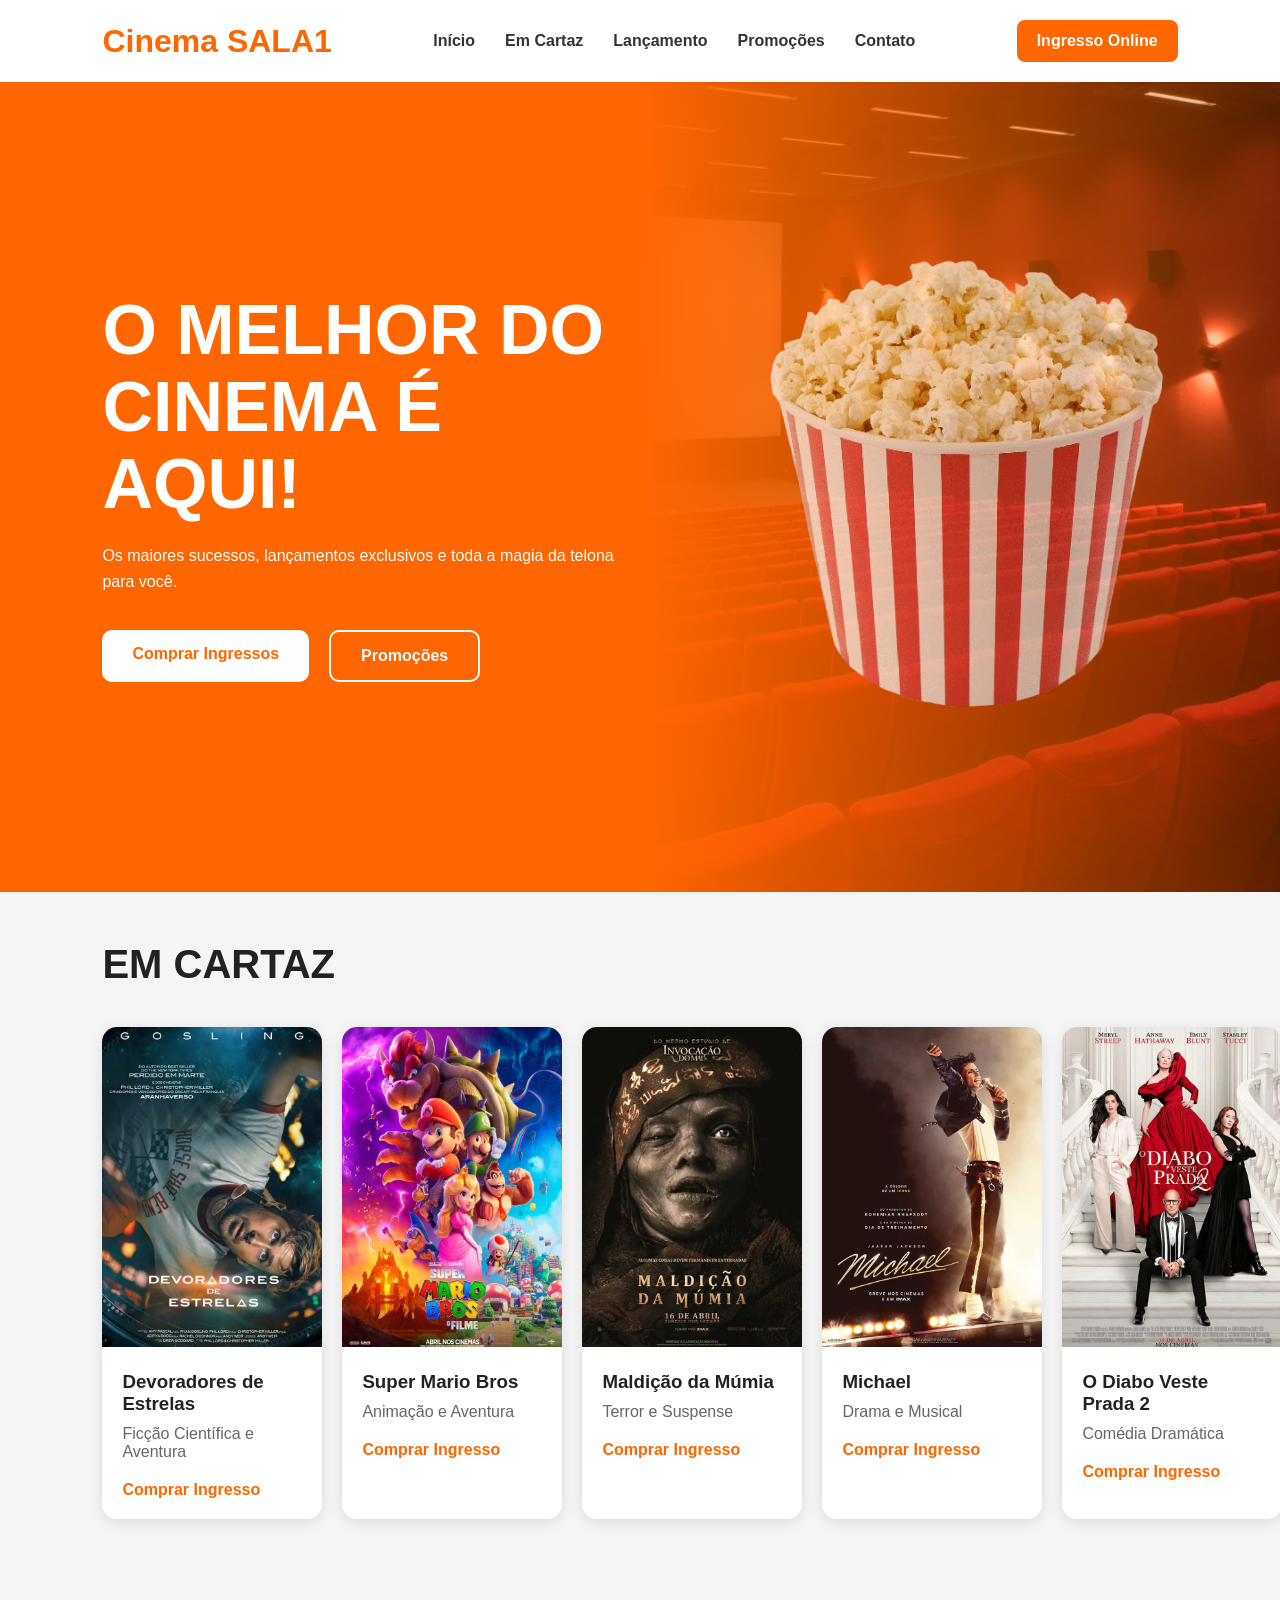
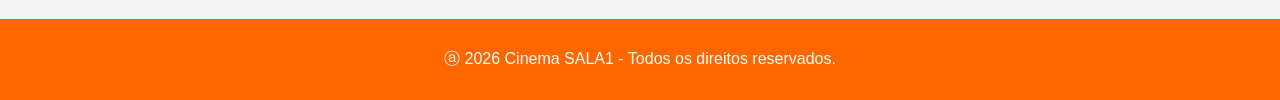
<file: index.html>
<!DOCTYPE html>
<html lang="pt-br">

<head>
    <meta charset="UTF-8">
    <meta name="Home" content="width=device-width, initial-scale=1.0">
    <title>Cinema SALA1 - Home</title>
    <link rel="stylesheet" href="prova.css">
</head>

<body>
    <header>
        <div class="logo">Cinema SALA1</div>
        <nav>
            <ul>
                <li><a href="#">Início</a></li>
                <li><a href="#">Em Cartaz</a></li>
                <li><a href="#">Lançamento</a></li>
                <li><a href="paginapromoçoes.html" target="janela-promo">Promoções</a></li>
                <li><a href="#">Contato</a></li>
            </ul>
        </nav>
        <a href="#" class="btn-menu">Ingresso Online</a>
    </header>

    <sessão class="banner">
        <div class="banner-text">
            <h1> O MELHOR DO CINEMA É AQUI!</h1>
            <p>Os maiores sucessos, lançamentos exclusivos e toda a magia da telona para você.</p>
            <div class="botoes">
                <a href="#" class="botao primario">Comprar Ingressos</a>
                <a href="paginapromoçoes.html" target="janela-promo" class="botao secundario">Promoções</a>
            </div>
        </div>

        <div class="banner-img">
            <img src="images/popcorn.png" alt="popcorn">
        </div>
    </sessão>

    <sessão class="filmes">
        <h2> EM CARTAZ </h2>
        <div class="cartoes">
            <div class="cartao">
                <img src="images/banners/devoradores-de-estrelas.webp">

                <div class="cartao-cont">
                    <h3> Devoradores de Estrelas </h3>
                    <p> Ficção Científica e Aventura </p>
                    <a href="#">Comprar Ingresso</a>
                </div>
            </div>

            <div class="cartao">
                <img src="images/banners/super-mario-bros.jpg">
                <div class="cartao-cont">
                    <h3> Super Mario Bros </h3>
                    <p> Animação e Aventura </p>
                    <a href="#">Comprar Ingresso</a>
                </div>
            </div>

            <div class="cartao">
                <img src="images/banners/mumia.webp">
                <div class="cartao-cont">
                    <h3> Maldição da Múmia </h3>
                    <p> Terror e Suspense </p>
                    <a href="#">Comprar Ingresso</a>
                </div>
            </div>

            <div class="cartao">
                <img src="images/banners/michael.webp">
                <div class="cartao-cont">
                    <h3> Michael </h3>
                    <p> Drama e Musical </p>
                    <a href="#">Comprar Ingresso</a>
                </div>
            </div>

            <div class="cartao">
                <img src="images/banners/o-diabo-veste-prada-2.webp">
                <div class="cartao-cont">
                    <h3> O Diabo Veste Prada 2 </h3>
                    <p> Comédia Dramática </p>
                    <a href="#">Comprar Ingresso</a>
                </div>
            </div>
        </div>
    </sessão>

    <footer>
        <p>ⓐ 2026 Cinema SALA1 - Todos os direitos reservados.</p>
    </footer>


</body>

</html>
</file>
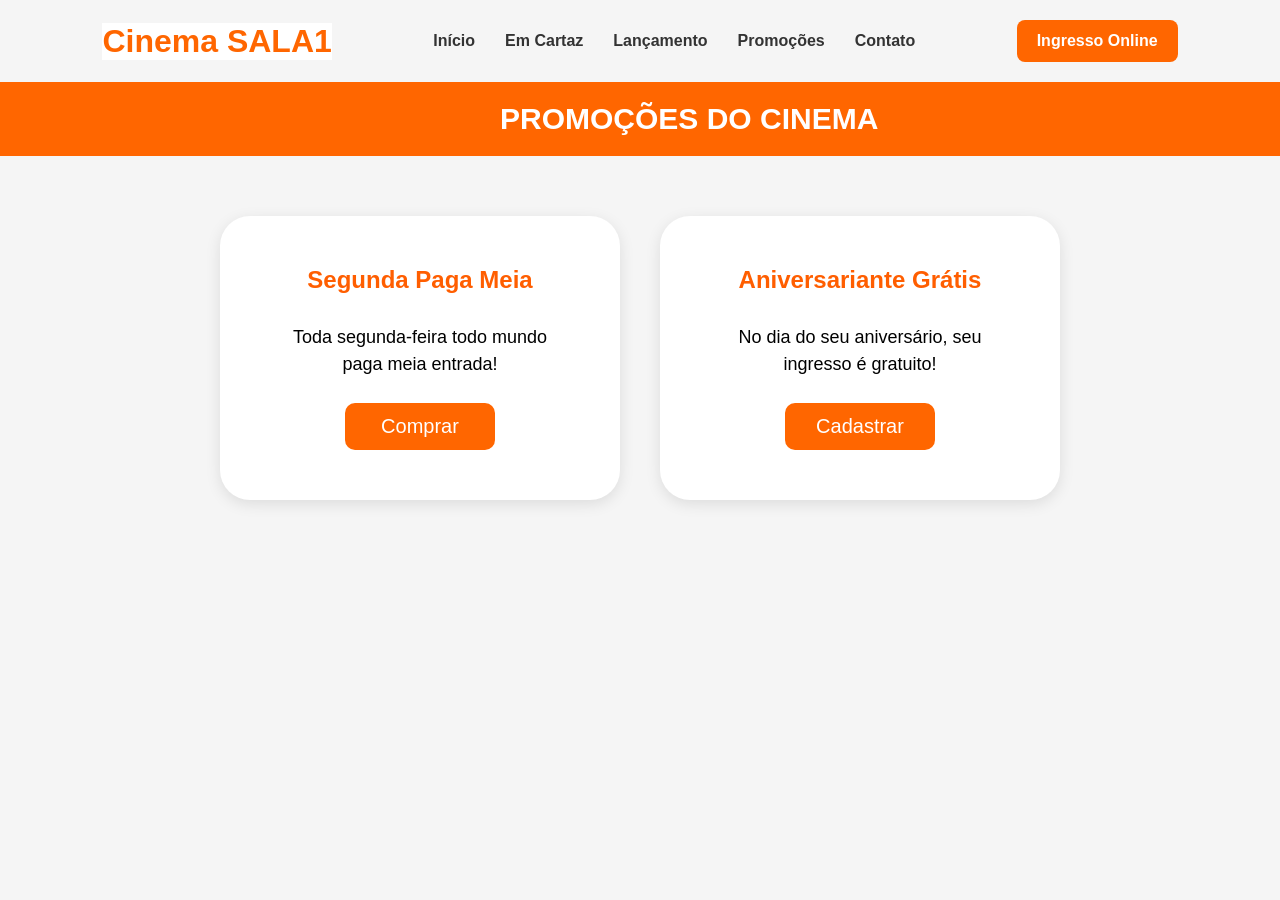
<file: paginapromoçoes.html>
<!DOCTYPE html>
<html lang="pt-br">
<head>
    <meta charset="UTF-8">
    <meta name="viewport" content="width=device-width, initial-scale=1.0">
    <title>Promoções do Cinema</title>
    <link rel="stylesheet" href="paginapromoçoes.css">
</head>
<body>
    <header> 
        <div class="logo">Cinema SALA1</div>
        <nav>
            <ul>
                <li><a href="index.html" target="janela-inicio">Início</a></li>
                <li><a href="#">Em Cartaz</a></li>
                <li><a href="#">Lançamento</a></li>
                <li><a href="paginapromoçoes.html" target="janela-promo">Promoções</a></li>
                <li><a href="#">Contato</a></li>
            </ul>
        </nav>
        <a href="#" class="btn-menu">Ingresso Online</a>
        
    </header>

    <div class="titulo">PROMOÇÕES DO CINEMA</div>
    
    <div class="container">
        <div class="card">
            <h2>Segunda Paga Meia</h2>
            <p>Toda segunda-feira todo mundo paga meia entrada!</p>
            <button>Comprar</button>
        </div>

        <div class="card">
            <h2>Aniversariante Grátis</h2>
            <p>No dia do seu aniversário, seu ingresso é gratuito!</p>
            <button onclick="openForm()">Cadastrar</button>
        </div>


        <div id="form">
            <div class="card">
                <span class="close">&times;</span>
                <h2>Cadastro do Aniversariante</h2>
                <input type="text" placeholder="Seu Nome">
                <input type="number" id="CPF" placeholder="Seu CPF" maxlength="14">
                <input type="date" placeholder="Data de Nascimento">
                <button>Enviar</button>
            </div>
        </div>
    </div>

    <script src="promoçoes.js"></script>
</body>
</html>
</file>
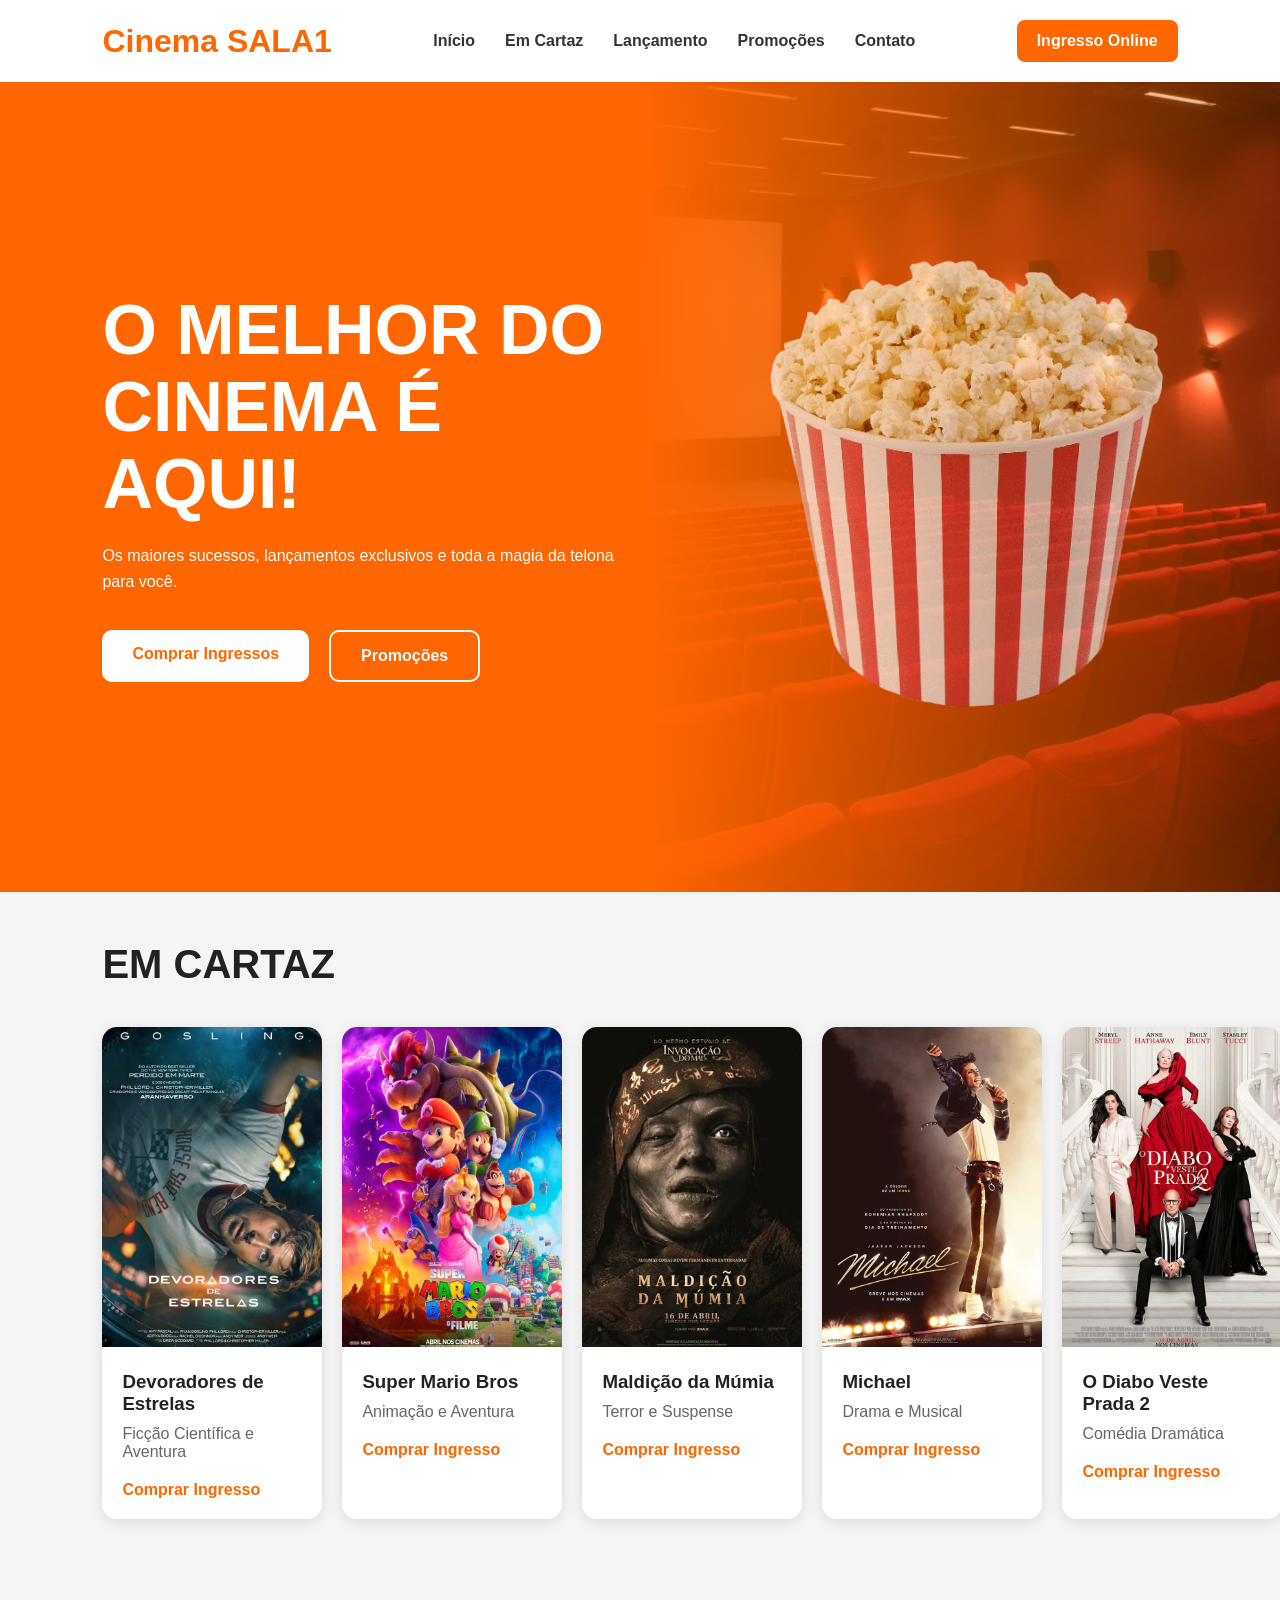
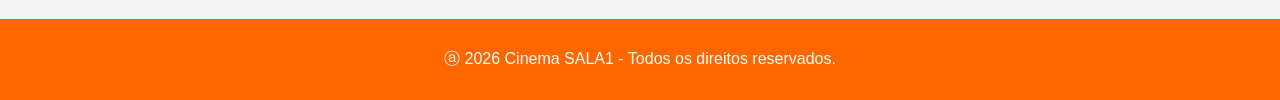
<file: prova.html>
<!DOCTYPE html>
<html lang="pt-br">

<head>
    <meta charset="UTF-8">
    <meta name="Home" content="width=device-width, initial-scale=1.0">
    <title>Cinema SALA1 - Home</title>
    <link rel="stylesheet" href="prova.css">
</head>

<body>
    <header>
        <div class="logo">Cinema SALA1</div>
        <nav>
            <ul>
                <li><a href="#">Início</a></li>
                <li><a href="#">Em Cartaz</a></li>
                <li><a href="#">Lançamento</a></li>
                <li><a href="paginapromoçoes.html" target="janela-promo">Promoções</a></li>
                <li><a href="#">Contato</a></li>
            </ul>
        </nav>
        <a href="#" class="btn-menu">Ingresso Online</a>
    </header>

    <sessão class="banner">
        <div class="banner-text">
            <h1> O MELHOR DO CINEMA É AQUI!</h1>
            <p>Os maiores sucessos, lançamentos exclusivos e toda a magia da telona para você.</p>
            <div class="botoes">
                <a href="#" class="botao primario">Comprar Ingressos</a>
                <a href="paginapromoçoes.html" target="janela-promo" class="botao secundario">Promoções</a>
            </div>
        </div>

        <div class="banner-img">
            <img src="images/popcorn.png" alt="popcorn">
        </div>
    </sessão>

    <sessão class="filmes">
        <h2> EM CARTAZ </h2>
        <div class="cartoes">
            <div class="cartao">
                <img src="images/banners/devoradores-de-estrelas.webp">

                <div class="cartao-cont">
                    <h3> Devoradores de Estrelas </h3>
                    <p> Ficção Científica e Aventura </p>
                    <a href="#">Comprar Ingresso</a>
                </div>
            </div>

            <div class="cartao">
                <img src="images/banners/super-mario-bros.jpg">
                <div class="cartao-cont">
                    <h3> Super Mario Bros </h3>
                    <p> Animação e Aventura </p>
                    <a href="#">Comprar Ingresso</a>
                </div>
            </div>

            <div class="cartao">
                <img src="images/banners/mumia.webp">
                <div class="cartao-cont">
                    <h3> Maldição da Múmia </h3>
                    <p> Terror e Suspense </p>
                    <a href="#">Comprar Ingresso</a>
                </div>
            </div>

            <div class="cartao">
                <img src="images/banners/michael.webp">
                <div class="cartao-cont">
                    <h3> Michael </h3>
                    <p> Drama e Musical </p>
                    <a href="#">Comprar Ingresso</a>
                </div>
            </div>

            <div class="cartao">
                <img src="images/banners/o-diabo-veste-prada-2.webp">
                <div class="cartao-cont">
                    <h3> O Diabo Veste Prada 2 </h3>
                    <p> Comédia Dramática </p>
                    <a href="#">Comprar Ingresso</a>
                </div>
            </div>
        </div>
    </sessão>

    <footer>
        <p>ⓐ 2026 Cinema SALA1 - Todos os direitos reservados.</p>
    </footer>


</body>

</html>
</file>
<file: prova.css>
*{
    margin: 0;
    padding: 0;
    box-sizing: border-box;
    font-family: Arial, Helvetica, sans-serif;
}
body{
    background-color: #f5f5f5;
}
header{
    width: 100%;
    background-color: white;
    padding: 20px 8%;
    display: flex;
    justify-content: space-between;
    align-items: center;
    box-shadow: 0 2px 10px black(0, 0, 0, 0.1);
}
.logo{
    font-size: 32px;
    font-weight: bold;
    color: #ff6600;
    background-color:white;
}
nav ul{
    display: flex;
    list-style: none;
    gap: 30px;
}
nav ul li a{
    text-decoration: none;
    color: #333;
    font-weight: 600;
    transition: 0.3s;
}
nav ul li a:hover{
    color: #ff6600;
}
.btn-menu{
    background-color: #ff6600;
    color: white;
    padding: 12px 20px;
    border-radius: 8px;
    text-decoration: none;
    font-weight: bold;
}
.banner{
    width: 100%;
    min-height: 90vh;
    background-image: 
        linear-gradient(
            to right,
            rgba(255, 102, 0, 1) 50%,
            rgba(255, 102, 0, 0.3)
            ),
        url(images/background.webp);
    background-size: cover;
    background-position: center;
    
    display: flex;
    align-items: center;
    justify-content: space-between;

    padding: 0 8%;
    color: white;
}
.banner-text{
    width: 50%;
}
.banner-text h1{
    font-size: 70px;
    margin-bottom: 20px;
    line-height: 1.1;
}
.banner-text p{
    font-size: 16px;
    margin-bottom: 35px;
    line-height: 1.6;
}
.botoes{
    display: flex;
    gap: 20px;
}
.botoes .botao{
    padding: 15px 30px;
    border-radius: 10px;
    text-decoration: none;
    font-weight: bold;
    transition: 0.3s;
}
.botoes .primario{
    background-color: white;
    color: #ff6600;
}
.botoes .primario:hover{
    background-color: #f0f0f0;
}
.botoes .secundario{
    border: 2px solid white;
    color: white;
}
.botoes .secundario:hover{
    background-color: white;
    color: #ff6600;
}
.banner-img img{
    width: 420px;
    opacity: 0.7;
}

.filmes{
    display: block;
    padding: 50px 8%;
}
.filmes h2{
    font-size: 40px;
    color: #222;
    margin-bottom: 40px;
}
.cartoes{
    display: grid;
    grid-template-columns: repeat(5, 1fr);
    gap: 20px;
    justify-self: center;
    width: 100%;
}
.cartao{
    width: 220px;
    background-color: white;
    border-radius: 15px;
    overflow: hidden;
    box-shadow: 0 4px 15px rgba(0, 0, 0, 0.1);
    transition: 0.3s;
}
.cartao :hover{
    transform: translateY(-8px);
}
.cartao img{
    width: 100%;
    height: 320px;
    object-fit: cover;
}
.cartao-cont{
    padding: 20px;
}
.cartao-cont h3{
    margin-bottom: 10px;
    color: #222;
}
.cartao-cont p{
    margin-bottom: 20px;
    color: #666;
}
.cartao-cont a{
    text-decoration: none;
    color: #ff6600;
    font-weight: bold;
    text-align: center;
    margin-bottom: 20px;
}
footer{
    background-color: #ff6600;
    color: white;
    text-align: center;
    padding: 30px;
    margin-top: 50px;
}
</file>
<file: paginapromoçoes.css>
*{
    margin: 0;
    padding: 0;
    box-sizing: border-box;
    font-family: Arial, Helvetica, sans-serif;
}
body{
    background-color: #f5f5f5;
}

/* TOPO */

header{
   width: 100%;
    background: linear-gradient(to right, white);
    color: #ff6600;
    padding: 20px 8%;
    display: flex;
    justify-content: space-between;
    align-items: center;
    box-shadow: 0 2px 10px #ff6600(0, 0, 0, 0.5);

}

.logo{
    font-size: 32px;
    font-weight: bold;
    color: #ff6600;
    background-color:white;
}

.titulo{
    background-color: #ff6600;
    color: white;
    text-align: center;
    width: 100%;
    margin: auto;
    padding: 20px 500px;
    font-size: 30px;
    font-weight: bold;
    white-space: nowrap;
}

nav ul{
    display: flex;
    list-style: none;
    gap: 30px;
}
nav ul li a{
    text-decoration: none;
    color: #333;
    font-weight: 600;
    transition: 0.3s;
}
nav ul li a:hover{
    color: #ff6600;
}

.btn-menu{
    background-color: #ff6600;
    color: white;
    padding: 12px 20px;
    border-radius: 8px;
    text-decoration: none;
    font-weight: bold;
}
/* Cards */

.container{
    display: flex;
    justify-content: center;
    gap: 40px;
    margin-top: 60px;
    flex-wrap: wrap;
}

.card{
    background: white;
    width: 400px;
    padding: 50px;
    border-radius: 30px;
    box-shadow: 0 4px 15px rgba(0, 0, 0, 0.1);
    text-align: center;
    transition: 0.3s;
    display: flex;
    flex-direction: column;
     
}

.card:hover{
    transform: translateY(-8px);

}

.card h2{
    color: #ff5e00;
    margin-bottom: 15px;
    white-space: nowrap;
}

.card p{
    color: black;
    line-height: 1.5;
    flex-grow: 1;
    font-size: 18px;
    padding: 15px;
}

/*Botões*/

button{
    background: #ff6600;
    color: white;
    border: none;
    padding: 12px 22px;
    border-radius: 10px;
    font-size: 20px;
    transition: 0.3s;
}

button:hover{
    background: #e65100;

}

.card input {
    width: 90%;
    padding: 10px;
    margin: 10px 0;
    border-radius: 8px;
    border: 1px solid #ccc;
}

.card button {
    background: #ff6600;
    color: white;
    border: none;
    padding: 12px 25px;
    border-radius: 10px;
    cursor: pointer;
    margin-top: 10px;
    width: 150px;
    align-self: center;
 
}

#form {
    display: none;
    position: fixed;
    align-items: center;
    justify-content: center;
    z-index: 1;
    top: 0;
    height: 100%;
    width: 100%;
    background-color: rgba(0, 0, 0, 0.5);
}

#form .card:hover{
    transform: none;
}

.close {
    display: flex;
    color: #aaaaaa;
    font-size: 28px;
    font-weight: bold;
    justify-content: right;
    align-items: right;
    margin-top: -30px;
    margin-right: -30px;
}

.close:hover, .close:focus{
    color: #000;
    cursor: pointer;
    text-decoration: none;
}
</file>
